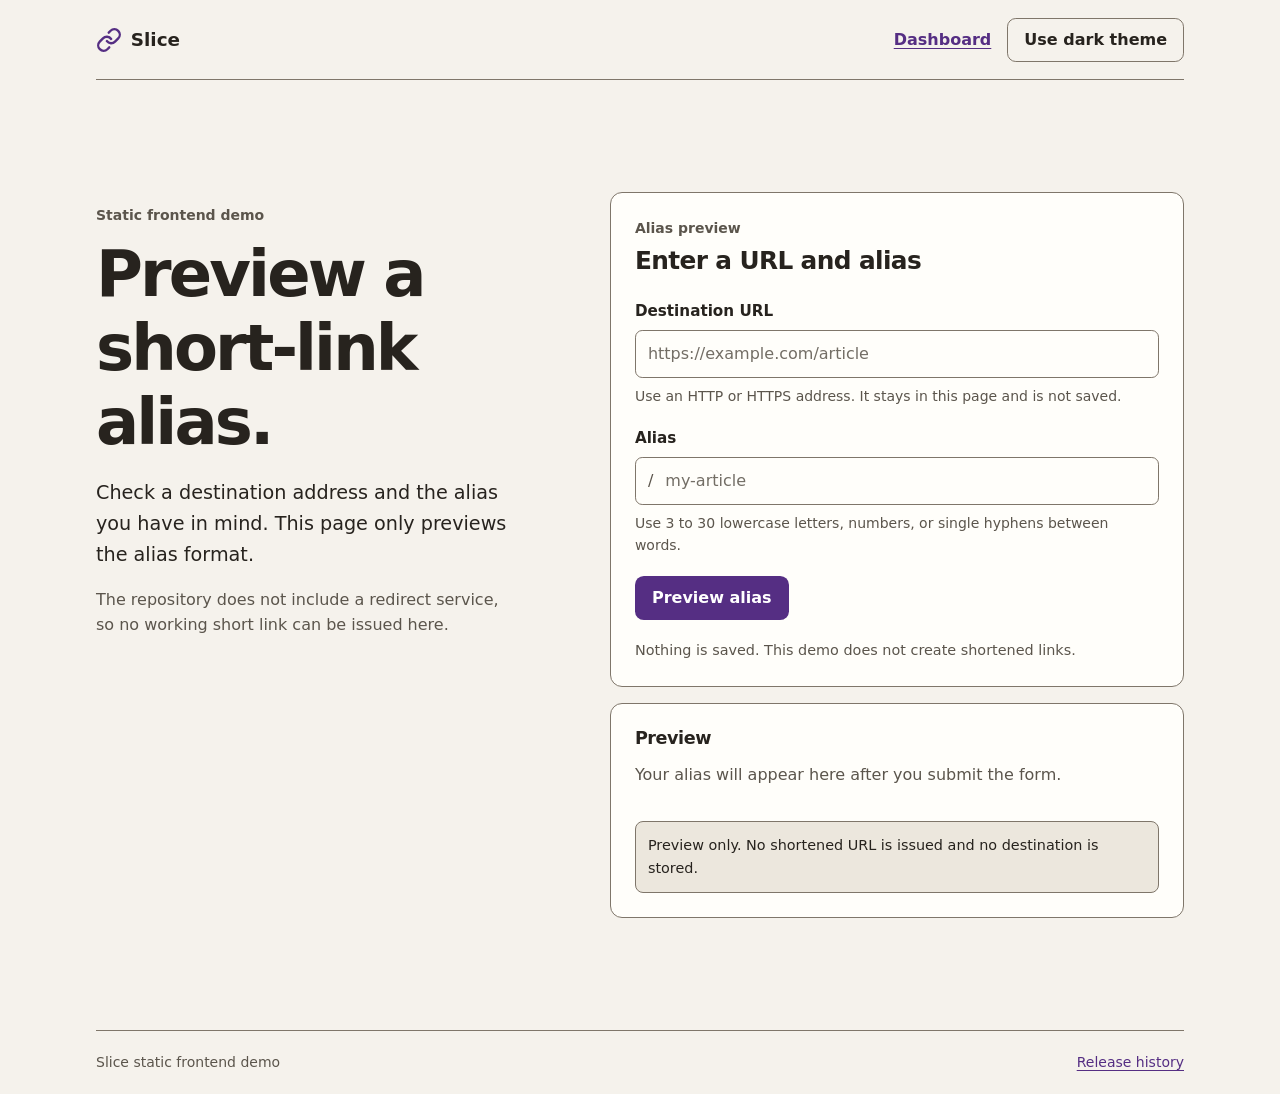
<file: index.html>
<!doctype html>
<html lang="en" data-theme="light">
  <head>
    <meta charset="UTF-8" />
    <meta name="viewport" content="width=device-width, initial-scale=1.0" />
    <meta name="description" content="Preview a URL alias in the Slice static frontend demo." />
    <title>Slice | Alias preview</title>
    <link rel="stylesheet" href="css/base.css" />
    <link rel="stylesheet" href="css/components.css" />
    <link rel="stylesheet" href="css/layout.css" />
  </head>
  <body>
    <header class="site-header page-frame">
      <a class="brand" href="index.html" aria-label="Slice home">
        <svg width="26" height="26" viewBox="0 0 24 24" fill="none" stroke="currentColor" stroke-width="2.2" stroke-linecap="round" stroke-linejoin="round" aria-hidden="true">
          <path d="M10 13a5 5 0 0 0 7.54.54l3-3a5 5 0 0 0-7.07-7.07l-1.72 1.71"></path>
          <path d="M14 11a5 5 0 0 0-7.54-.54l-3 3a5 5 0 0 0 7.07 7.07l1.71-1.71"></path>
        </svg>
        <span>Slice</span>
      </a>
      <nav class="header-actions" aria-label="Main navigation">
        <a href="dashboard.html">Dashboard</a>
        <button class="button button-quiet theme-toggle" type="button" data-theme-toggle aria-pressed="false">Use dark theme</button>
      </nav>
    </header>

    <main class="home-grid page-frame">
      <section class="intro" aria-labelledby="page-title">
        <p class="section-label">Static frontend demo</p>
        <h1 id="page-title">Preview a short-link alias.</h1>
        <p class="lead">Check a destination address and the alias you have in mind. This page only previews the alias format.</p>
        <p class="supporting-copy">The repository does not include a redirect service, so no working short link can be issued here.</p>
      </section>

      <div class="tool-column">
        <section class="panel form-panel" aria-labelledby="form-title">
          <div class="panel-heading">
            <p class="section-label">Alias preview</p>
            <h2 id="form-title">Enter a URL and alias</h2>
          </div>
          <form id="aliasForm" novalidate>
            <div class="field">
              <label class="field-label" for="destinationUrl">Destination URL</label>
              <input class="field-input" id="destinationUrl" name="destinationUrl" type="text" inputmode="url" autocomplete="url" placeholder="https://example.com/article" aria-describedby="urlHelp formStatus" required />
              <p class="field-help" id="urlHelp">Use an HTTP or HTTPS address. It stays in this page and is not saved.</p>
            </div>
            <div class="field">
              <label class="field-label" for="customAlias">Alias</label>
              <div class="alias-entry">
                <span aria-hidden="true">/</span>
                <input class="field-input alias-input" id="customAlias" name="customAlias" type="text" autocomplete="off" autocapitalize="none" spellcheck="false" minlength="3" maxlength="30" pattern="[a-z0-9]+(-[a-z0-9]+)*" placeholder="my-article" aria-describedby="aliasHelp formStatus" required />
              </div>
              <p class="field-help" id="aliasHelp">Use 3 to 30 lowercase letters, numbers, or single hyphens between words.</p>
            </div>
            <button class="button button-primary" type="submit">Preview alias</button>
            <p class="form-status" id="formStatus" role="status" aria-live="polite">Nothing is saved. This demo does not create shortened links.</p>
          </form>
        </section>

        <section class="panel preview-panel" aria-labelledby="preview-title" aria-live="polite" aria-atomic="true">
          <h2 id="preview-title">Preview</h2>
          <p class="empty-message" id="previewEmpty">Your alias will appear here after you submit the form.</p>
          <div class="preview-value" id="previewResult" hidden>
            <p class="field-help">Alias path</p>
            <output id="previewAlias"></output>
          </div>
          <p class="notice">Preview only. No shortened URL is issued and no destination is stored.</p>
        </section>
      </div>
    </main>

    <footer class="site-footer page-frame">
      <span>Slice static frontend demo</span>
      <a href="https://github.com/aldoprawiroa/url-shortener/releases">Release history</a>
    </footer>

    <script type="module" src="js/theme.js"></script>
    <script type="module" src="js/main.js"></script>
  </body>
</html>
</file>
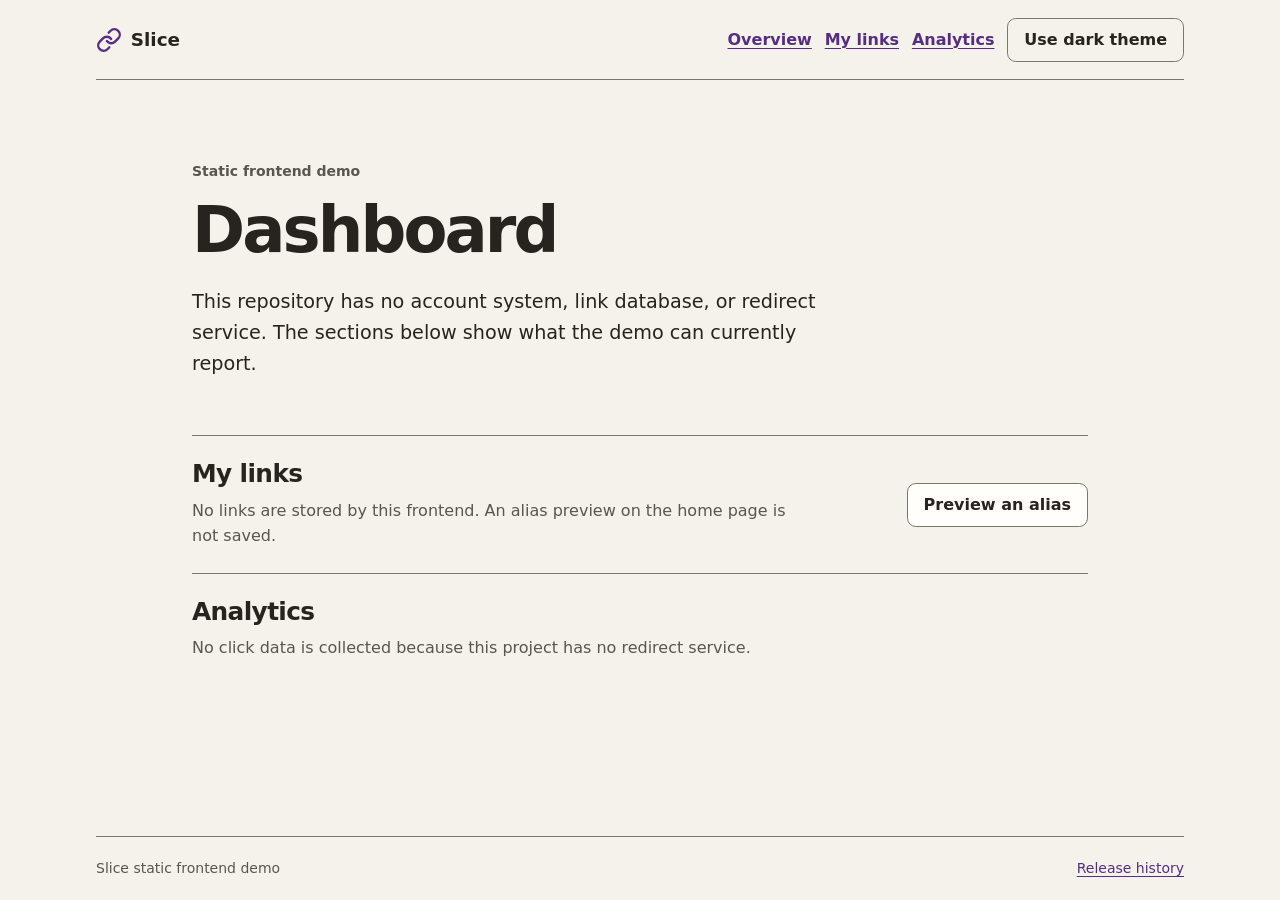
<file: dashboard.html>
<!doctype html>
<html lang="en" data-theme="light">
  <head>
    <meta charset="UTF-8" />
    <meta name="viewport" content="width=device-width, initial-scale=1.0" />
    <meta name="description" content="Current limits of the Slice static dashboard demo." />
    <title>Slice | Dashboard demo</title>
    <link rel="stylesheet" href="css/base.css" />
    <link rel="stylesheet" href="css/components.css" />
    <link rel="stylesheet" href="css/layout.css" />
    <link rel="stylesheet" href="css/dashboard.css" />
  </head>
  <body>
    <div class="page-frame dashboard-frame">
      <header class="site-header">
        <a class="brand" href="index.html" aria-label="Slice home">
          <svg width="26" height="26" viewBox="0 0 24 24" fill="none" stroke="currentColor" stroke-width="2.2" stroke-linecap="round" stroke-linejoin="round" aria-hidden="true">
            <path d="M10 13a5 5 0 0 0 7.54.54l3-3a5 5 0 0 0-7.07-7.07l-1.72 1.71"></path>
            <path d="M14 11a5 5 0 0 0-7.54-.54l-3 3a5 5 0 0 0 7.07 7.07l1.71-1.71"></path>
          </svg>
          <span>Slice</span>
        </a>
        <nav class="header-actions dashboard-nav" aria-label="Dashboard sections">
          <a href="#overview">Overview</a>
          <a href="#links">My links</a>
          <a href="#analytics">Analytics</a>
          <button class="button button-quiet theme-toggle" type="button" data-theme-toggle aria-pressed="false">Use dark theme</button>
        </nav>
      </header>

      <main class="dashboard-main">
        <section class="dashboard-overview" id="overview" aria-labelledby="page-title">
          <p class="section-label">Static frontend demo</p>
          <h1 id="page-title">Dashboard</h1>
          <p class="lead">This repository has no account system, link database, or redirect service. The sections below show what the demo can currently report.</p>
        </section>

        <section class="dashboard-section" id="links" aria-labelledby="links-title">
          <div>
            <h2 id="links-title">My links</h2>
            <p>No links are stored by this frontend. An alias preview on the home page is not saved.</p>
          </div>
          <a class="button button-secondary" href="index.html">Preview an alias</a>
        </section>

        <section class="dashboard-section" id="analytics" aria-labelledby="analytics-title">
          <div>
            <h2 id="analytics-title">Analytics</h2>
            <p>No click data is collected because this project has no redirect service.</p>
          </div>
        </section>
      </main>

      <footer class="site-footer">
        <span>Slice static frontend demo</span>
        <a href="https://github.com/aldoprawiroa/url-shortener/releases">Release history</a>
      </footer>
    </div>
    <script type="module" src="js/theme.js"></script>
  </body>
</html>
</file>
<file: css/base.css>
:root {
  color-scheme: light;
  font-family: system-ui, -apple-system, BlinkMacSystemFont, "Segoe UI", sans-serif;
  font-synthesis: none;
  text-rendering: optimizeLegibility;
  --page: #f5f2ec;
  --surface: #fffefa;
  --surface-muted: #ece7dd;
  --text: #27231e;
  --muted: #5b554c;
  --line: #7f766a;
  --accent: #552e83;
  --accent-contrast: #ffffff;
  --focus: #1b5fae;
  --danger: #9c2f2f;
  --radius: 0.75rem;
}

:root[data-theme="dark"] {
  color-scheme: dark;
  --page: #191817;
  --surface: #24211e;
  --surface-muted: #302c28;
  --text: #f4efe8;
  --muted: #c3b9ad;
  --line: #858077;
  --accent: #d3b7ff;
  --accent-contrast: #21162e;
  --focus: #9ac4ff;
  --danger: #ffaaa0;
}

* {
  box-sizing: border-box;
}

html {
  scroll-behavior: smooth;
}

body {
  min-height: 100vh;
  margin: 0;
  background: var(--page);
  color: var(--text);
  font-size: 1rem;
  line-height: 1.6;
}

button,
input {
  font: inherit;
}

a {
  color: var(--accent);
  text-decoration-thickness: 0.08em;
  text-underline-offset: 0.18em;
}

a:hover {
  text-decoration-thickness: 0.14em;
}

button,
a,
input {
  -webkit-tap-highlight-color: transparent;
}

:focus-visible {
  outline: 3px solid var(--focus);
  outline-offset: 3px;
}

::selection {
  background: var(--accent);
  color: var(--accent-contrast);
}

[hidden] {
  display: none !important;
}
</file>
<file: css/components.css>
.button {
  display: inline-flex;
  min-height: 2.75rem;
  align-items: center;
  justify-content: center;
  border: 1px solid transparent;
  border-radius: 0.55rem;
  padding: 0.55rem 1rem;
  font-weight: 650;
  line-height: 1.2;
  text-align: center;
  text-decoration: none;
  cursor: pointer;
  transition: background-color 150ms ease, border-color 150ms ease, color 150ms ease;
}

.button-primary {
  background: var(--accent);
  color: var(--accent-contrast);
}

.button-primary:hover {
  filter: brightness(0.94);
}

.button-secondary {
  border-color: var(--line);
  background: var(--surface);
  color: var(--text);
}

.button-secondary:hover,
.button-quiet:hover {
  background: var(--surface-muted);
}

.button-quiet {
  border-color: var(--line);
  background: transparent;
  color: var(--text);
}

.field {
  display: grid;
  gap: 0.4rem;
}

.field-label {
  font-size: 0.95rem;
  font-weight: 650;
}

.field-input {
  width: 100%;
  min-width: 0;
  min-height: 2.9rem;
  border: 1px solid var(--line);
  border-radius: 0.45rem;
  padding: 0.65rem 0.75rem;
  background: var(--surface);
  color: var(--text);
}

.field-input::placeholder {
  color: var(--muted);
  opacity: 0.85;
}

.field-input[aria-invalid="true"] {
  border-color: var(--danger);
}

.field-help {
  margin: 0;
  color: var(--muted);
  font-size: 0.875rem;
}

.alias-entry {
  display: grid;
  min-height: 2.9rem;
  grid-template-columns: auto minmax(0, 1fr);
  align-items: center;
  border: 1px solid var(--line);
  border-radius: 0.45rem;
  padding-left: 0.75rem;
  background: var(--surface);
  color: var(--muted);
}

.alias-entry .field-input {
  min-height: 2.75rem;
  border: 0;
  background: transparent;
}

.form-status {
  min-height: 1.6em;
  margin: 0;
  color: var(--muted);
  font-size: 0.9rem;
}

.form-status[data-state="error"] {
  color: var(--danger);
}

.notice {
  margin: 1.25rem 0 0;
  border: 1px solid var(--line);
  border-radius: 0.5rem;
  padding: 0.75rem;
  background: var(--surface-muted);
  color: var(--text);
  font-size: 0.9rem;
}
</file>
<file: css/layout.css>
.page-frame {
  width: min(100% - 2.5rem, 68rem);
  margin-inline: auto;
}

.site-header {
  display: flex;
  min-height: 5rem;
  align-items: center;
  justify-content: space-between;
  gap: 1rem;
  border-bottom: 1px solid var(--line);
}

.brand {
  display: inline-flex;
  min-height: 2.75rem;
  align-items: center;
  gap: 0.55rem;
  color: var(--text);
  font-size: 1.15rem;
  font-weight: 750;
  text-decoration: none;
}

.brand svg {
  color: var(--accent);
}

.header-actions {
  display: flex;
  flex-wrap: wrap;
  align-items: center;
  justify-content: flex-end;
  gap: 0.5rem 1rem;
}

.header-actions > a {
  display: inline-flex;
  min-height: 2.75rem;
  align-items: center;
  font-weight: 600;
}

.home-grid {
  display: grid;
  grid-template-columns: minmax(0, 0.85fr) minmax(19rem, 1.15fr);
  align-items: start;
  gap: clamp(2rem, 7vw, 6rem);
  padding-block: clamp(3.5rem, 9vw, 7rem);
}

.intro {
  padding-top: 0.75rem;
}

.section-label {
  margin: 0 0 0.75rem;
  color: var(--muted);
  font-size: 0.875rem;
  font-weight: 650;
}

h1,
h2,
p {
  overflow-wrap: anywhere;
}

h1,
h2 {
  line-height: 1.15;
}

h1 {
  max-width: 12ch;
  margin: 0;
  font-size: clamp(2.4rem, 5vw, 4rem);
  letter-spacing: -0.045em;
}

h2 {
  margin: 0;
  font-size: clamp(1.25rem, 2vw, 1.55rem);
  letter-spacing: -0.025em;
}

.lead {
  max-width: 39rem;
  margin: 1.2rem 0 0;
  font-size: clamp(1.05rem, 1.7vw, 1.2rem);
}

.supporting-copy {
  max-width: 34rem;
  margin: 1rem 0 0;
  color: var(--muted);
}

.tool-column {
  display: grid;
  gap: 1rem;
}

.panel {
  min-width: 0;
  border: 1px solid var(--line);
  border-radius: var(--radius);
  padding: clamp(1rem, 3vw, 1.5rem);
  background: var(--surface);
}

.panel-heading {
  margin-bottom: 1.5rem;
}

.panel-heading .section-label {
  margin-bottom: 0.45rem;
}

#aliasForm {
  display: grid;
  gap: 1.2rem;
}

#aliasForm .button {
  justify-self: start;
}

.preview-panel {
  display: grid;
  gap: 0.85rem;
}

.preview-panel h2 {
  font-size: 1.1rem;
}

.empty-message {
  margin: 0;
  color: var(--muted);
}

.preview-value {
  display: grid;
  gap: 0.35rem;
  min-width: 0;
}

.preview-value output {
  overflow-wrap: anywhere;
  border-radius: 0.4rem;
  padding: 0.75rem;
  background: var(--surface-muted);
  color: var(--text);
  font-family: ui-monospace, "Cascadia Code", monospace;
  font-size: 1.05rem;
}

.site-footer {
  display: flex;
  min-height: 4rem;
  align-items: center;
  justify-content: space-between;
  gap: 1rem;
  border-top: 1px solid var(--line);
  color: var(--muted);
  font-size: 0.875rem;
}

.site-footer a {
  display: inline-flex;
  min-height: 2.75rem;
  align-items: center;
}

@media (max-width: 760px) {
  .page-frame {
    width: min(100% - 2rem, 38rem);
  }

  .site-header {
    min-height: 4.25rem;
    align-items: flex-start;
    flex-direction: column;
    justify-content: center;
    padding-block: 0.75rem;
  }

  .header-actions {
    width: 100%;
    justify-content: flex-start;
  }

  .home-grid {
    grid-template-columns: minmax(0, 1fr);
    gap: 2rem;
    padding-block: 2.5rem;
  }

  .intro {
    padding-top: 0;
  }

  .site-footer {
    align-items: flex-start;
    flex-direction: column;
    justify-content: center;
    padding-block: 0.75rem;
  }
}

@media (prefers-reduced-motion: reduce) {
  *,
  *::before,
  *::after {
    scroll-behavior: auto !important;
    transition-duration: 0.01ms !important;
  }
}
</file>
<file: css/dashboard.css>
.dashboard-frame {
  display: flex;
  min-height: 100vh;
  flex-direction: column;
}

.dashboard-main {
  width: min(100%, 56rem);
  flex: 1;
  margin-inline: auto;
  padding-block: clamp(2.5rem, 7vw, 5rem);
}

.dashboard-overview {
  max-width: 47rem;
  padding-bottom: clamp(2rem, 5vw, 3.5rem);
}

.dashboard-overview h1 {
  max-width: none;
}

.dashboard-section {
  display: flex;
  align-items: center;
  justify-content: space-between;
  gap: 1.5rem;
  border-top: 1px solid var(--line);
  padding-block: 1.5rem;
  scroll-margin-top: 1rem;
}

.dashboard-section > div {
  max-width: 38rem;
}

.dashboard-section h2 {
  margin-bottom: 0.55rem;
}

.dashboard-section p {
  margin: 0;
  color: var(--muted);
}

.dashboard-nav {
  gap: 0.25rem 0.8rem;
}

@media (max-width: 760px) {
  .dashboard-main {
    padding-block: 2.25rem;
  }

  .dashboard-section {
    align-items: flex-start;
    flex-direction: column;
    gap: 0.9rem;
  }

}
</file>
